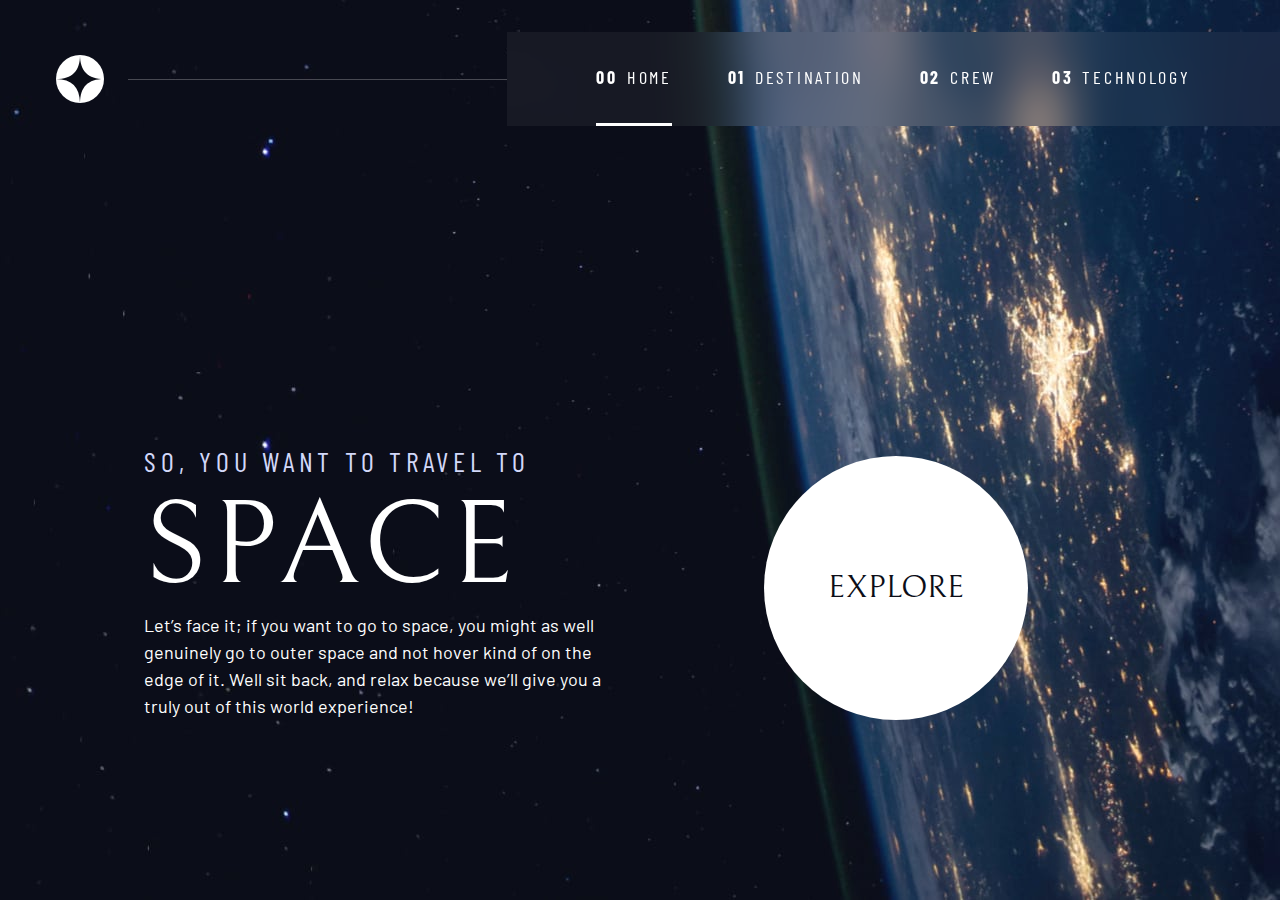
<file: index.html>
<!DOCTYPE html>
<html lang="en">
<head>
  <meta charset="UTF-8">
  <meta name="viewport" content="width=device-width, initial-scale=1.0">
  <link rel="shortcut icon" href="./assets/favicon-32x32.png">
  <link rel="icon" type="image/png" sizes="32x32" href="./assets/favicon-32x32.png">
  <link rel="stylesheet" href="./css/styles.css">
  <link rel="preconnect" href="https://fonts.googleapis.com">
  <link rel="preconnect" href="https://fonts.gstatic.com" crossorigin>
  <link href="https://fonts.googleapis.com/css2?family=Barlow+Condensed:wght@400;700&family=Bellefair&family=Barlow:wght@400;700&display=swap" rel="stylesheet">
  <script defer src="./js/navigation.js"></script>
  <title>Frontend Mentor | Space tourism website</title>
</head>
<body class="home">
  <header class="primary-header flex">
    <div>
      <img class="logo" src="./assets/shared/logo.svg" alt="space tourism logo">
    </div>
    <button class="mobile-nav-toggle" aria-controls="primary-navigation"><span class="sr-only" aria-expanded="false">Menu</span></button>
    <nav>
      <ul class="primary-navigation underline-indicators flex">
          <li class="active"><a class="ff-sans-cond uppercase text-white letter-spacing-2" href="index.html"><span>00</span>Home</a></li>
          <li><a class="ff-sans-cond uppercase text-white letter-spacing-2" href="destination.html"><span>01</span>Destination</a></li>
          <li><a class="ff-sans-cond uppercase text-white letter-spacing-2" href="crew.html"><span>02</span>Crew</a></li>
          <li><a class="ff-sans-cond uppercase text-white letter-spacing-2" href="technology.html"><span>03</span>Technology</a></li>
      </ul>
    </nav>
  </header>

  <main class="grid-container grid-container--home">
    <div>
      <h1 class="text-accent fs-500 ff-sans-cond uppercase letter-spacing-1">So, you want to travel to
      <span class="d-block fs-900 ff-serif text-white">Space</span></h1>
      <p>Let’s face it; if you want to go to space, you might as well genuinely go to 
        outer space and not hover kind of on the edge of it. Well sit back, and relax 
        because we’ll give you a truly out of this world experience!</p>
    </div>
    <div>
      <a class="large-button uppercase ff-serif text-dark bg-white" href="">Explore</a>
    </div>
    
  </main>

</body>
</html>
</file>
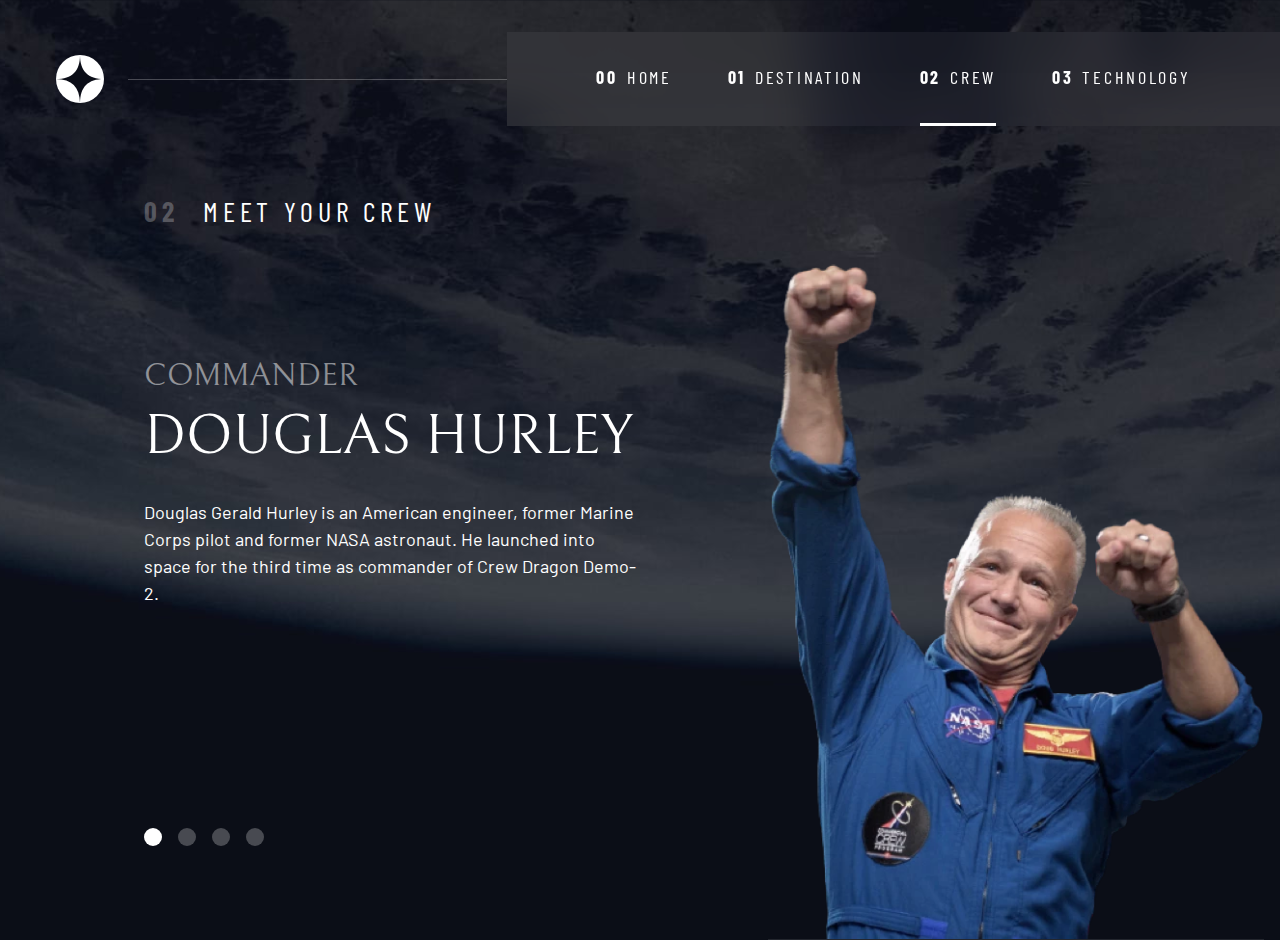
<file: crew.html>
<!DOCTYPE html>
<html lang="en">
<head>
  <meta charset="UTF-8">
  <meta name="viewport" content="width=device-width, initial-scale=1.0">

  <link rel="icon" type="image/png" sizes="32x32" href="./assets/favicon-32x32.png">
  <!-- Google fonts -->
  <link rel="preconnect" href="https://fonts.googleapis.com">
  <link rel="preconnect" href="https://fonts.gstatic.com" crossorigin>
  <link href="https://fonts.googleapis.com/css2?family=Barlow+Condensed:wght@400;700&family=Bellefair&family=Barlow:wght@400;700&display=swap"
      rel="stylesheet">
      
  <!-- Our custom CSS -->
  <link rel="stylesheet" href="./css/styles.css">
  <title>Frontend Mentor | Space tourism website</title>
  <script src="./js/navigation.js" defer></script>
  <script src="./js/tabs.js" defer></script>

</head>

<body class="crew">
  
  <header class="primary-header flex">
    <div>
      <img src="./assets/shared/logo.svg" alt="space tourism logo" class="logo">
    </div>
    <button class="mobile-nav-toggle" aria-controls="primary-navigation"><span class="sr-only" aria-expanded="false">Menu</span></button>
    <nav> 
        <ul id="primary-navigation" data-visible="false" class="primary-navigation underline-indicators flex">
            <li><a class="ff-sans-cond uppercase text-white letter-spacing-2" href="index.html"><span aria-hidden="true">00</span>Home</a>
            <li><a class="ff-sans-cond uppercase text-white letter-spacing-2" href="destination.html"><span aria-hidden="true">01</span>Destination</a>
            <li class="active"><a class="ff-sans-cond uppercase text-white letter-spacing-2" href="crew.html"><span aria-hidden="true">02</span>Crew</a>
            <li><a class="ff-sans-cond uppercase text-white letter-spacing-2" href="technology.html"><span aria-hidden="true">03</span>Technology</a>
        </ul>
    </nav>
  </header>
  
  <main id="main" class="grid-container grid-container--crew flow">
    <h1 class="numbered-title"><span aria-hidden="true">02</span> Meet your crew</h1>
    
    <div class="dot-indicators flex" role="tablist" aria-label="crew member list">
      <button aria-selected="true" aria-controls="commander-tab" role="tab" data-image="commander-image" tabindex="0"><span class="sr-only">The commander</span></button>
      <button aria-selected="false" aria-controls="mission-tab" role="tab" data-image="mission-image" tabindex="-1"><span class="sr-only">The mission specialist</span></button>
      <button aria-selected="false" aria-controls="pilot-tab" role="tab" data-image="pilot-image" tabindex="-1"><span class="sr-only">The pilot</span></button>
      <button aria-selected="false" aria-controls="crew-tab" role="tab" data-image="crew-image" tabindex="-1"><span class="sr-only">The crew engineer</span></button>
    </div>
    
    <!-- commander -->
    <article class="crew-details flow" id="commander-tab" role="tabpanel" tabindex="0">
      <header class="flow flow--space-small">
        <h2 class="fs-600 ff-serif uppercase">Commander</h2>
        <p class="fs-700 uppercase ff-serif">Douglas Hurley</p>
      </header>
      <p>Douglas Gerald Hurley is an American engineer, former Marine Corps pilot 
      and former NASA astronaut. He launched into space for the third time as 
      commander of Crew Dragon Demo-2.</p>
    </article> 
    
    <!-- mission specialist -->
    <article hidden class="crew-details flow" id="mission-tab" role="tabpanel" tabindex="0">
      <header class="flow flow--space-small">
        <h2 class="fs-600 ff-serif uppercase">Mission Specialist</h2>
        <p class="fs-700 uppercase ff-serif">Mark SHuttleworth</p>
      </header>
      <p>Mark Richard Shuttleworth is the founder and CEO of Canonical, the company behind
        the Linux-based Ubuntu operating system. Shuttleworth became the first South
        African to travel to space as a space tourist.</p>
    </article> 
    
    <!-- pilot -->
    <article hidden class="crew-details flow" id="pilot-tab" role="tabpanel" tabindex="0">
      <header class="flow flow--space-small">
        <h2 class="fs-600 ff-serif uppercase">Pilot</h2>
        <p class="fs-700 uppercase ff-serif">Victor Glover</p>
      </header>
      <p>Pilot on the first operational flight of the SpaceX Crew Dragon to the
        International Space Station. Glover is a commander in the U.S. Navy where
        he pilots an F/A-18.He was a crew member of Expedition 64, and served as a
        station systems flight engineer.</p>
    </article> 
    
    <!-- engineer -->
    <article hidden class="crew-details flow" id="crew-tab" role="tabpanel" tabindex="0">
      <header class="flow flow--space-small">
        <h2 class="fs-600 ff-serif uppercase">Flight Engineer</h2>
        <p class="fs-700 uppercase ff-serif">Anousheh Ansari</p>
      </header>
      <p>Anousheh Ansari is an Iranian American engineer and co-founder of Prodea Systems.
        Ansari was the fourth self-funded space tourist, the first self-funded woman to
        fly to the ISS, and the first Iranian in space.</p>
    </article> 
    
    
    <picture id="commander-image">
      <source srcset="assets/crew/image-douglas-hurley.webp" type="image/webp">
      <img src="assets/crew/image-douglas-hurley.png" alt="Douglas Hurley">
    </picture>
    <picture hidden id="mission-image">
      <source srcset="assets/crew/image-mark-shuttleworth.webp" type="image/webp">
      <img src="assets/crew/image-mark-shuttleworth.png" alt="Douglas Hurley">
    </picture>
    <picture hidden id="pilot-image">
      <source srcset="assets/crew/image-victor-glover.webp" type="image/webp">
      <img src="assets/crew/image-victor-glover.png" alt="Douglas Hurley">
    </picture>
    <picture hidden id="crew-image">
      <source srcset="assets/crew/image-anousheh-ansari.webp" type="image/webp">
      <img src="assets/crew/image-anousheh-ansari.png" alt="Douglas Hurley">
    </picture>
  </main>
</body>
</html>
</file>
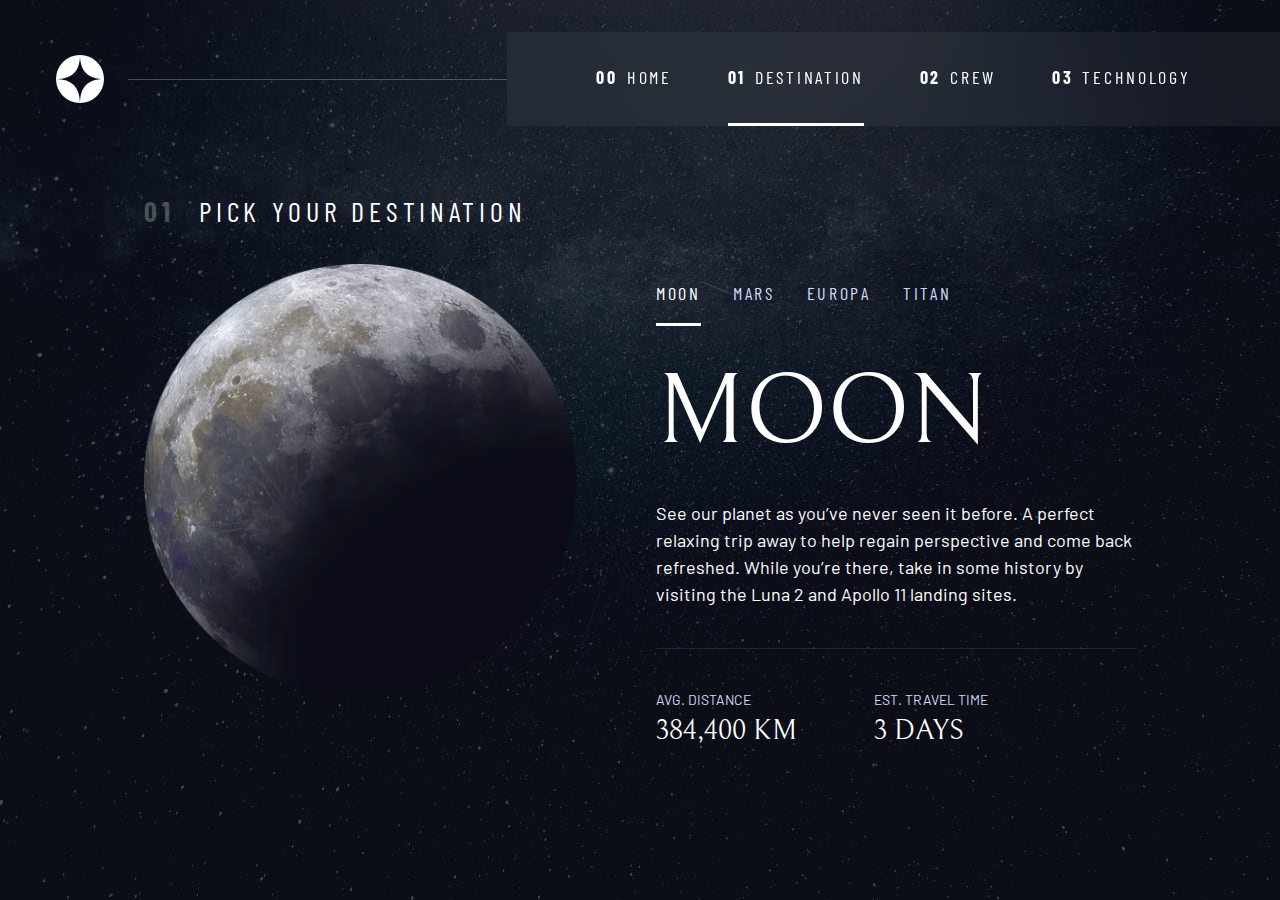
<file: destination.html>
<!DOCTYPE html>
<html lang="en">
<head>
  <meta charset="UTF-8">
  <meta name="viewport" content="width=device-width, initial-scale=1.0">
  <link rel="icon" type="image/png" sizes="32x32" href="./assets/favicon-32x32.png">
  <link rel="preconnect" href="https://fonts.googleapis.com">
  <link rel="preconnect" href="https://fonts.gstatic.com" crossorigin>
  <link href="https://fonts.googleapis.com/css2?family=Barlow+Condensed:wght@400;700&family=Bellefair&family=Barlow:wght@400;700&display=swap" rel="stylesheet">
  <link rel="stylesheet" href="./css/styles.css">
  <script defer src="./js/navigation.js"></script>
  <script defer src="./js/tabs.js"></script>
  <title>Frontend Mentor | Space tourism website</title>
</head>
<body class="destination">
    <header class="primary-header flex">
        <div>
          <img class="logo" src="./assets/shared/logo.svg" alt="space tourism logo">
        </div>
        <button class="mobile-nav-toggle" aria-controls="primary-navigation"><span class="sr-only" aria-expanded="false">Menu</span></button>
        <nav>
          <ul class="primary-navigation underline-indicators flex">
              <li><a class="ff-sans-cond uppercase text-white letter-spacing-2" href="index.html"><span>00</span>Home</a></li>
              <li class="active"><a class="ff-sans-cond uppercase text-white letter-spacing-2" href="destination.html"><span>01</span>Destination</a></li>
              <li><a class="ff-sans-cond uppercase text-white letter-spacing-2" href="crew.html"><span>02</span>Crew</a></li>
              <li><a class="ff-sans-cond uppercase text-white letter-spacing-2" href="technology.html"><span>03</span>Technology</a></li>
          </ul>
        </nav>
      </header>

      <main id="main" class="grid-container grid-container--destination flow">
        <h1 class="numbered-title"><span aria-hidden="true">01</span> Pick your destination</h1>
        
        <picture id="moon-image">
            <source srcset="./assets/destination/image-moon.webp" type="image/webp">
            <img src="./assets/destination/image-moon.png" alt="the moon">
        </picture>
        <picture hidden id="mars-image">
            <source srcset="./assets/destination/image-mars.webp" type="image/webp">
            <img src="./assets/destination/image-mars.png" alt="the planet mars">
        </picture>
        <picture hidden id="europa-image">
            <source srcset="./assets/destination/image-europa.webp" type="image/webp">
            <img src="./assets/destination/image-europa.png" alt="the planet europa">
        </picture>
        <picture hidden id="titan-image">
            <source srcset="./assets/destination/image-titan.webp" type="image/webp">
            <img src="./assets/destination/image-titan.png" alt="the moon titan">
        </picture>
        
        
        <div class="tab-list underline-indicators flex" role="tablist" aria-label="destination list">
            <button aria-selected="true" role="tab" aria-controls="moon-tab" class="uppercase ff-sans-cond text-accent letter-spacing-2" tabindex="0" data-image="moon-image">Moon</button>
            <button aria-selected="false" role="tab" aria-controls="mars-tab" class="uppercase ff-sans-cond text-accent letter-spacing-2" tabindex="-1" data-image="mars-image">Mars</button>
            <button aria-selected="false" role="tab" aria-controls="europa-tab" class="uppercase ff-sans-cond text-accent letter-spacing-2" tabindex="-1" data-image="europa-image">Europa</button>
            <button aria-selected="false" role="tab" aria-controls="titan-tab" class="uppercase ff-sans-cond text-accent letter-spacing-2" tabindex="-1" data-image="titan-image">Titan</button>
        </div>

        <!-- The moon -->
        <article class="destination-info flow" id="moon-tab" tabindex="0" role="tabpanel">
            <h2 class="fs-800 uppercase ff-serif">Moon</h2>
    
            <p>See our planet as you’ve never seen it before. A perfect relaxing trip away to help 
            regain perspective and come back refreshed. While you’re there, take in some history 
            by visiting the Luna 2 and Apollo 11 landing sites.</p>
            
            <div class="destination-meta flex">
                <div>
                    <h3 class="text-accent fs-200 uppercase">Avg. distance</h3>
                    <p class="ff-serif uppercase">384,400 km</p>
                </div>
                <div>
                    <h3 class="text-accent fs-200 uppercase">Est. travel time</h3>
                    <p class="ff-serif uppercase">3 days</p>
                </div>
            </div>
        </article>
      
        <!-- Mars -->
        <article hidden class="destination-info flow" id="mars-tab" tabindex="0"  role="tabpanel">
            <h2 class="fs-800 uppercase ff-serif">Mars</h2>
    
            <p>Don’t forget to pack your hiking boots. You’ll need them to tackle Olympus Mons, 
            the tallest planetary mountain in our solar system. It’s two and a half times 
            the size of Everest!</p>
            
            <div class="destination-meta flex">
                <div>
                    <h3 class="text-accent fs-200 uppercase">Avg. distance</h3>
                    <p class="ff-serif uppercase">225 mil. km</p>
                </div>
                <div>
                    <h3 class="text-accent fs-200 uppercase">Est. travel time</h3>
                    <p class="ff-serif uppercase">9 months</p>
                </div>
            </div>
        </article>
      
        <!-- Europa -->
        <article hidden class="destination-info flow" id="europa-tab" tabindex="0"  role="tabpanel">
            <h2 class="fs-800 uppercase ff-serif">Europa</h2>
    
            <p>The smallest of the four Galilean moons orbiting Jupiter, Europa is a 
            winter lover’s dream. With an icy surface, it’s perfect for a bit of 
            ice skating, curling, hockey, or simple relaxation in your snug 
            wintery cabin.</p>
            <div class="destination-meta flex">
                <div>
                    <h3 class="text-accent fs-200 uppercase">Avg. distance</h3>
                    <p class="ff-serif uppercase">628 mil. km</p>
                </div>
                <div>
                    <h3 class="text-accent fs-200 uppercase">Est. travel time</h3>
                    <p class="ff-serif uppercase">3 years</p>
                </div>
            </div>
        </article>
      
        <!-- Titan -->
        <article hidden class="destination-info flow" id="titan-tab" tabindex="0"  role="tabpanel">
            <h2 class="fs-800 uppercase ff-serif">Titan</h2>
    
            <p>The only moon known to have a dense atmosphere other than Earth, Titan 
            is a home away from home (just a few hundred degrees colder!). As a 
            bonus, you get striking views of the Rings of Saturn.</p>
            
            <div class="destination-meta flex">
                <div>
                    <h3 class="text-accent fs-200 uppercase">Avg. distance</h3>
                    <p class="ff-serif uppercase">1.6 bil. km</p>
                </div>
                <div>
                    <h3 class="text-accent fs-200 uppercase">Est. travel time</h3>
                    <p class="ff-serif uppercase">7 years</p>
                </div>
            </div>
        </article>
    </main>
</body>
</html>
</file>
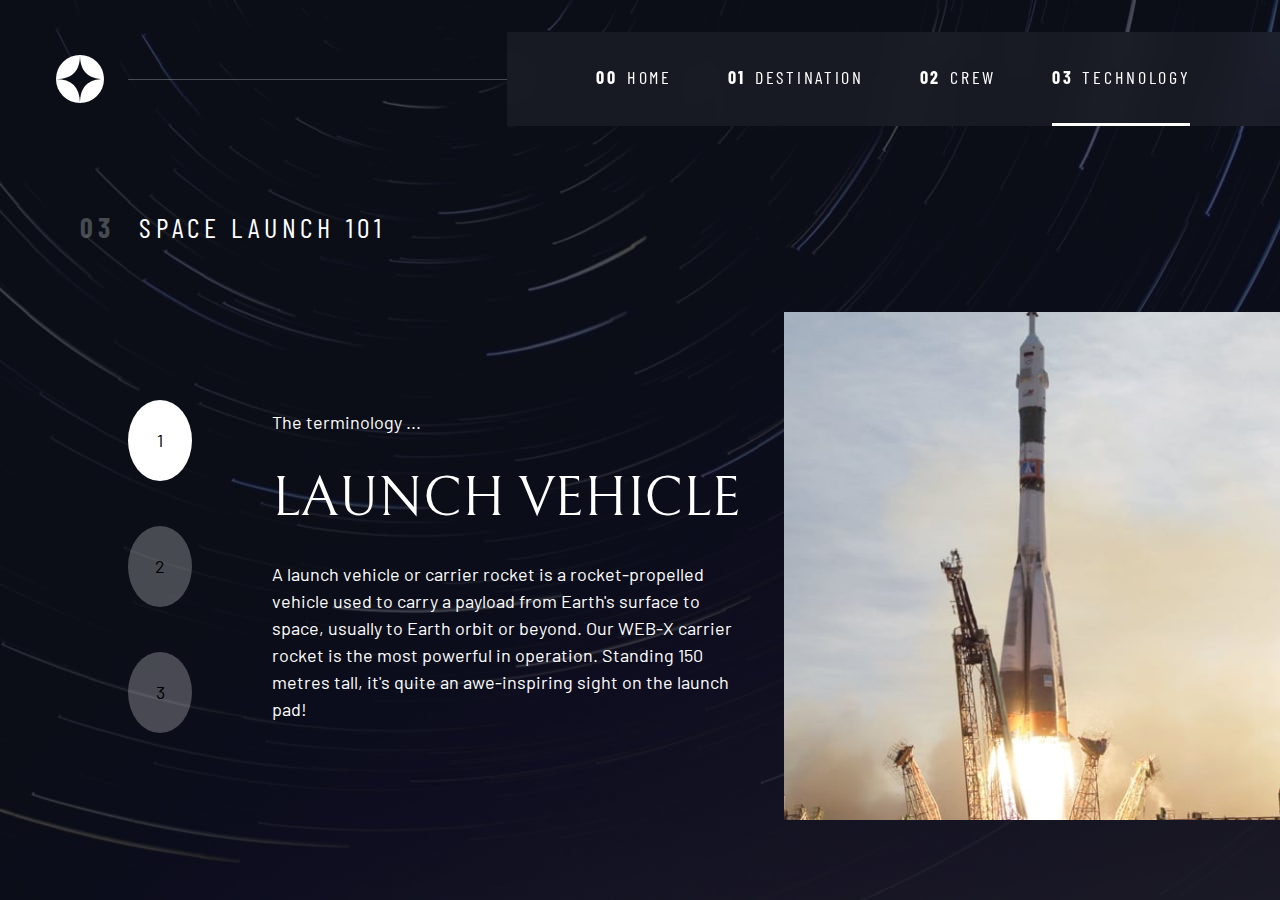
<file: technology.html>
<!DOCTYPE html>
<html lang="en">
<head>
  <meta charset="UTF-8">
  <meta name="viewport" content="width=device-width, initial-scale=1.0">

  <link rel="icon" type="image/png" sizes="32x32" href="./assets/favicon-32x32.png">
  <!-- Google fonts -->
  <link rel="preconnect" href="https://fonts.googleapis.com">
  <link rel="preconnect" href="https://fonts.gstatic.com" crossorigin>
  <link href="https://fonts.googleapis.com/css2?family=Barlow+Condensed:wght@400;700&family=Bellefair&family=Barlow:wght@400;700&display=swap"
      rel="stylesheet">
      
  <!-- Our custom CSS -->
  <link rel="stylesheet" href="./css/styles.css">
  <title>Frontend Mentor | Space tourism website</title>
  <script src="./js/navigation.js" defer></script>
  <script src="./js/tabs.js" defer></script>

</head>

<body class="technology">
  
    <header class="primary-header flex">
        <div>
        <img src="./assets/shared/logo.svg" alt="space tourism logo" class="logo">
        </div>
        <button class="mobile-nav-toggle" aria-controls="primary-navigation"><span class="sr-only" aria-expanded="false">Menu</span></button>
        <nav> 
            <ul id="primary-navigation" data-visible="false" class="primary-navigation underline-indicators flex">
                <li><a class="ff-sans-cond uppercase text-white letter-spacing-2" href="index.html"><span aria-hidden="true">00</span>Home</a>
                <li><a class="ff-sans-cond uppercase text-white letter-spacing-2" href="destination.html"><span aria-hidden="true">01</span>Destination</a>
                <li><a class="ff-sans-cond uppercase text-white letter-spacing-2" href="crew.html"><span aria-hidden="true">02</span>Crew</a>
                <li class="active"><a class="ff-sans-cond uppercase text-white letter-spacing-2" href="technology.html"><span aria-hidden="true">03</span>Technology</a>
            </ul>
        </nav>
    </header>

    <main id="main" class="grid-container grid-container--technology flow">

        <h1 class="numbered-title"><span aria-hidden="true">03</span> Space Launch 101</h1>
        
        <div class="circle-indicators flex" role="tablist" aria-label="technology list">
            <button aria-selected="true" aria-controls="vehicle-tab" role="tab" data-image="launch-image" tabindex="0">1<span class="sr-only">The commander</span></button>
            <button aria-selected="false" aria-controls="capsule-tab" role="tab" data-image="capsule-image" tabindex="-1">2<span class="sr-only">The mission specialist</span></button>
            <button aria-selected="false" aria-controls="spaceport-tab" role="tab" data-image="spaceport-image" tabindex="-1">3<span class="sr-only">The pilot</span></button>
          </div>

        <!-- launch vehicle -->
        <article class="technology-info flow" id="vehicle-tab" tabindex="0" role="tabpanel">
            <p>The terminology ...</p>
            <h2 class="fs-700 uppercase ff-serif">Launch vehicle</h2>
            <p>A launch vehicle or carrier rocket is a rocket-propelled vehicle used to carry a 
                payload from Earth's surface to space, usually to Earth orbit or beyond. Our 
                WEB-X carrier rocket is the most powerful in operation. Standing 150 metres tall, 
                it's quite an awe-inspiring sight on the launch pad!</p>
        </article>

        <!-- capsule -->
        <article hidden class="technology-info flow" id="capsule-tab" tabindex="0" role="tabpanel">
            <p>The terminology ...</p>
            <h2 class="fs-700 uppercase ff-serif">Space capsule</h2>
            <p>A space capsule is an often-crewed spacecraft that uses a blunt-body reentry 
                capsule to reenter the Earth's atmosphere without wings. Our capsule is where 
                you'll spend your time during the flight. It includes a space gym, cinema, 
                and plenty of other activities to keep you entertained.</p>
        </article>

        <!-- spaceport -->
        <article hidden class="technology-info flow" id="spaceport-tab" tabindex="0" role="tabpanel">
            <p>The terminology ...</p>
            <h2 class="fs-700 uppercase ff-serif">Spaceport</h2>
            <p>A spaceport or cosmodrome is a site for launching (or receiving) spacecraft, 
                by analogy to the seaport for ships or airport for aircraft. Based in the 
                famous Cape Canaveral, our spaceport is ideally situated to take advantage 
                of the Earth’s rotation for launch.</p>
        </article>

        <picture id="launch-image">
            <source media="(min-width: 45rem)" srcset="./assets/technology/image-launch-vehicle-portrait.jpg">
            <img src="./assets/technology/image-launch-vehicle-landscape.jpg" alt="Launch">
        </picture>
        <picture hidden id="capsule-image">
            <source media="(min-width: 45rem)" srcset="./assets/technology/image-space-capsule-portrait.jpg">
            <img src="./assets/technology/image-space-capsule-landscape.jpg" alt="Capsule">
        </picture>
        <picture hidden id="spaceport-image">
            <source media="(min-width: 45rem)" srcset="./assets/technology/image-spaceport-portrait.jpg">
            <img src="./assets/technology/image-spaceport-landscape.jpg" alt="Spaceport">
        </picture>
    
    </main>

</body>
</html>
</file>
<file: css/styles.css>
/* CUSTOM */

:root {
    /* colors */
    --clr-dark: 230 35% 7%;
    --clr-light: 231 77% 90%;
    --clr-white: 0 0% 100%;
    
    /* font-sizes */
    --fs-900: clamp(5rem, 8vw + 1rem, 9.375rem);
    --fs-800: 3.5rem;
    --fs-700: 1.5rem;
    --fs-600: 1rem;
    --fs-500: 1rem;
    --fs-400: 0.9375rem;
    --fs-300: 1rem;
    --fs-200: 0.875rem;
    
    /* font-families */
    --ff-serif: "Bellefair", serif;
    --ff-sans-cond: "Barlow Condensed", sans-serif;
    --ff-sans-normal: "Barlow", sans-serif;
}

@media (min-width: 35em) {
    :root {
        --fs-800: 5rem;
        --fs-700: 2.5rem;
        --fs-600: 1.5rem;
        --fs-500: 1.25rem;
        --fs-400: 1rem;
    }
}

@media (min-width: 45em) {
    :root {
        /* font-sizes */
        --fs-800: 6.25rem;
        --fs-700: 3.5rem;
        --fs-600: 2rem;
        --fs-500: 1.75rem;
        --fs-400: 1.125rem;
    }
}

/* SETUP */

/* Box sizing */
*,
*::before,
*::after {
    box-sizing: border-box;
}

/* Reset margins */
body,
h1,
h2,
h3,
h4,
h5,
p,
figure,
picture {
    margin: 0; 
}

h1,
h2,
h3,
h4,
h5,
h6,
p {
    font-weight: 400;
}

/* set up the body */
body {
    font-family: var(--ff-sans-normal);
    font-size: var(--fs-400);
    color: hsl( var(--clr-white) );
    background-color: hsl( var(--clr-dark) );
    line-height: 1.5;
    min-height: 100vh;
    display: grid;
    grid-template-rows: min-content 1fr;
    overflow-x: hidden;
}

img,
picture {
    max-width: 100%;
}

:where(img, picture):not([hidden]) {
    display: block;
}

/* make form elements easier to work with */
input,
button,
textarea,
select {
    font: inherit;
}

/* remove animations for people who've turned them off */
@media (prefers-reduced-motion: reduce) {  
  *,
  *::before,
  *::after {
    animation-duration: 0.01ms !important;
    animation-iteration-count: 1 !important;
    transition-duration: 0.01ms !important;
    scroll-behavior: auto !important;
  }
}

/* UTILITY CLASSES */

.flex {
    display: flex;
    gap: var(--gap, 1rem);
}

.grid {
    display: grid;
    gap: var(--gap, 1rem);
}

.sr-only {
    position: absolute; 
    width: 1px;
    height: 1px;
    padding: 0;
    margin: -1px; 
    overflow: hidden;
    clip: rect(0, 0, 0, 0);
    white-space: nowrap; /* added line */
    border: 0;
  }

.d-block {
    display: block;
}

.flow > *:where(:not(:first-child)) {
    margin-top: var(--flow-space, 1rem);
}

.flow--space-small {
    --flow-space: .75rem;
}

/* colors */

.bg-dark { background-color: hsl( var(--clr-dark) );}
.bg-accent { background-color: hsl( var(--clr-light) );}
.bg-white { background-color: hsl( var(--clr-white) );}

.text-dark { color: hsl( var(--clr-dark) );}
.text-accent { color: hsl( var(--clr-light) );}
.text-white { color: hsl( var(--clr-white) );}

/* typography */

.ff-serif { font-family: var(--ff-serif); } 
.ff-sans-cond { font-family: var(--ff-sans-cond); } 
.ff-sans-normal { font-family: var(--ff-sans-normal); } 

.letter-spacing-1 { letter-spacing: 4.75px; } 
.letter-spacing-2 { letter-spacing: 2.7px; } 
.letter-spacing-3 { letter-spacing: 2.35px; } 

.uppercase { text-transform: uppercase; }

.fs-900 { font-size: var(--fs-900); }
.fs-800 { font-size: var(--fs-800); }
.fs-700 { font-size: var(--fs-700); }
.fs-600 { font-size: var(--fs-600); }
.fs-500 { font-size: var(--fs-500); }
.fs-400 { font-size: var(--fs-400); }
.fs-300 { font-size: var(--fs-300); }
.fs-200 { font-size: var(--fs-200); }

.fs-900,
.fs-800,
.fs-700,
.fs-600 {
    line-height: 1.1;
}

.numbered-title {
    font-family: var(--ff-sans-cond);
    font-size: var(--fs-500);
    text-transform: uppercase;
    letter-spacing: 4.72px; 
}

.numbered-title span {
    margin-right: .5em;
    font-weight: 700;
    color: hsl( var(--clr-white) / .25);
}


/* COMPONENTS */

.primary-header {
    justify-content: space-between;
    align-items: center;
}

.logo {
    margin: 1.5rem clamp(1.5rem, 5vw, 3.5rem);
}

.primary-navigation {
    --gap: clamp(1.5rem, 5vw, 3.5rem);
    --underline-gap: 2rem;
    list-style: none;
    padding: 0;
    margin: 0;
    background: hsl( var(--clr-white) / 0.05);
    backdrop-filter: blur(1.5rem);
}

.primary-navigation a {
    text-decoration: none;
}

.primary-navigation a > span {
    font-weight: 700;
    margin-right: .5em;
}

.mobile-nav-toggle {
    display: none;
}

@media (max-width: 35rem) {
    .primary-navigation {
        --underline-gap: .5rem;
        position: fixed;
        z-index: 1000;
        inset: 0 0 0 30%;
        list-style: none;
        padding: min(20rem, 15vh) 2rem;
        margin: 0;
        flex-direction: column;
        transform: translateX(100%);
        transition: transform 500ms ease-in-out;
    }
    
    .primary-navigation[data-visible="true"] {
        transform: translateX(0);
    }
    
    .primary-navigation.underline-indicators > .active {
       border: 0;
    }

    .mobile-nav-toggle {
        display: block;
        position: absolute;
        z-index: 2000;
        right: 1rem;
        top: 2rem;
        background: transparent;
        background-image: url(../assets/shared/icon-hamburger.svg);
        background-repeat: no-repeat;
        background-position: center;
        width: 1.5rem;
        aspect-ratio: 1;
        border: 0;
    }
    
    .mobile-nav-toggle[aria-expanded="true"] {
        background-image: url(../assets/shared/icon-close.svg);
    }
    
    .mobile-nav-toggle:focus-visible {
        outline: 5px solid white;
        outline-offset: 5px;
    }
}

@media (min-width: 35em) {
    .primary-navigation {
        padding-inline: clamp(3rem, 7vw, 7rem);
    }
}

@media (min-width: 35em) and (max-width: 44.999em) {
    .primary-navigation a > span {
        display: none;
    }
}

@media (min-width: 45em) {

    .primary-header::after {
        content: '';
        display: block;
        position: relative;
        height: 1px;
        width: 100%;
        margin-right: -2.5rem;
        background: hsl( var(--clr-white) / .25);
        order: 1;
    }
    
   nav {
       order: 2;
   }

    .primary-navigation {
        margin-block: 2rem;
    }
}

.underline-indicators > * {
    cursor: pointer;
    padding: var(--underline-gap, 1rem) 0;
    border: 0;
    border-bottom: .2rem solid hsl( var(--clr-white) / 0 );
    background-color: transparent;
}

.underline-indicators > *:hover,
.underline-indicators > *:focus {
    border-color: hsl( var(--clr-white) / .5);
}

.underline-indicators > .active,
.underline-indicators > [aria-selected="true"] {
    color: hsl( var(--clr-white) / 1);
    border-color: hsl( var(--clr-white) / 1); 
}

.large-button {
    font-size: 2rem;
    position: relative;
    z-index: 1;
    display: inline-grid;
    place-items: center;
    padding: 0 2em;
    border-radius: 50%;
    aspect-ratio: 1;
    text-decoration: none;
}

.large-button::after {
    content: '';
    position: absolute;
    z-index: -1;
    width: 100%;
    height: 100%;
    background: hsl( var(--clr-white) / .1);
    border-radius: 50%;
    opacity: 0;
    transition: opacity 500ms linear, transform 750ms ease-in-out;
}
 
.large-button:hover::after,
.large-button:focus::after {
    opacity: 1;
    transform: scale(1.5);
}

.tab-list {
    --gap: 2rem;
}

.dot-indicators > * {
    cursor: pointer;
    border: 0;
    border-radius: 50%;
    padding: .5em;
    background-color: hsl( var(--clr-white) / .25);
}
 
.dot-indicators > *:hover,
.dot-indicators > *:focus { 
    background-color: hsl( var(--clr-white) / .5);
}

.dot-indicators > [aria-selected="true"] {
    background-color: hsl( var(--clr-white) / 1); 
}

.circle-indicators > * {
    cursor: pointer;
    border: 0;
    border-radius: 50%;
    padding: 1.5em;
    background-color: hsl( var(--clr-white) / .25);
    aspect-ratio: 1;
    display: flex;
    justify-content: center;
    align-items: center;
}
 
.circle-indicators > *:hover,
.circle-indicators > *:focus { 
    background-color: hsl( var(--clr-white) / .5);
}

.circle-indicators > [aria-selected="true"] {
    background-color: hsl( var(--clr-white) / 1); 
}

/* PAGE SPECIFIC */

body {
    background-size: cover;
    background-position: bottom center;
}

/* home */

.home {
    background-image: url(../assets/home/background-home-mobile.jpg);
}

@media (min-width: 35rem) {
    .home {
        background-position: center center;
        background-image: url(../assets/home/background-home-tablet.jpg);
    }
}

@media (min-width: 45rem) {
    .home {
        background-image: url(../assets/home/background-home-desktop.jpg);
    }
}

/* destination */

.destination {
    background-image: url(../assets/destination/background-destination-mobile.jpg);
}

@media (min-width: 35rem) {
    .destination {
        background-position: center center;
        background-image: url(../assets/destination/background-destination-tablet.jpg);
    }
}

@media (min-width: 45rem) {
    .destination {
        background-image: url(../assets/destination/background-destination-desktop.jpg);
    }
}

/* crew */

.crew {
    background-image: url(../assets/crew/background-crew-mobile.jpg);
}

@media (min-width: 35rem) {
    .crew {
        background-position: center center;
        background-image: url(../assets/crew/background-crew-tablet.jpg);
    }
}

@media (min-width: 45rem) {
    .crew {
        background-image: url(../assets/crew/background-crew-desktop.jpg);
    }
}

/* technology */

.technology {
    background-image: url(../assets/technology/background-technology-mobile.jpg);
}

@media (min-width: 35rem) {
    .technology {
        background-position: center center;
        background-image: url(../assets/technology/background-technology-tablet.jpg);
    }
}

@media (min-width: 45rem) {
    .technology {
        background-image: url(../assets/technology/background-technology-desktop.jpg);
    }
}

/* LAYOUT */

.grid-container {
    text-align: center;
    display: grid;
    place-items: center;
    padding-inline: 1rem;
    padding-bottom: 4rem;
}

/* will be applied to p without any class assigned to it */
.grid-container p:not([class]) {
    max-width: 50ch;
}

.numbered-title {
    grid-area: title;
}

/* destination layout */

.grid-container--destination {
    --flow-space: 2rem;
    grid-template-areas: 
        'title'
        'image'
        'tabs'
        'content';
}

.grid-container--destination > picture {
    grid-area: image;
    max-width: 60%;
    align-self: start;
}

.grid-container--destination > .tab-list {
    grid-area: tabs;
}

.grid-container--destination > .destination-info {
    grid-area: content;
}

.destination-meta {
    flex-direction: column;
    border-top: 1px solid hsl( var(--clr-white) / .1);
    padding-top: 2.5rem;
    margin-top: 2.5rem;
}

.destination-meta p {
    font-size: 1.75rem;
}

/* crew layout */

.grid-container--crew {
    --flow-space: 2rem;
    grid-template-areas: 
        'title'
        'image'
        'tabs'
        'content';
}

.grid-container--crew > picture {
    grid-area: image;
    max-width: 60%;
    border-bottom: 1px solid hsl( var(--clr-white) / .1);
}

.grid-container--crew > .dot-indicators {
    grid-area: tabs;
}

.grid-container--crew > .crew-details {
    grid-area: content;
}

.crew-details h2 {
    color: hsl( var(--clr-white) / .5);
}

/* technology layout */

.grid-container--technology {
    --flow-space: 2rem;
    grid-template-areas: 
        'title'
        'image'
        'tabs'
        'content';
}

.grid-container--technology > .technology-info {
    grid-area: content;
}

.grid-container--technology > picture {
    grid-area: image;
    max-width: 100%;
    
}

.grid-container--technology > .circle-indicators {
    grid-area: tabs;
    
}


@media (min-width: 35em) {
    .numbered-title {
        justify-self: start;
        margin-top: 2rem;
    }
    
    .destination-meta {
        flex-direction: row;
        justify-content: space-evenly;
    }

    .grid-container--crew {
        padding-bottom: 0;
        grid-template-areas: 
            'title'
            'content'
            'tabs'
            'image';
    }
}

@media (min-width: 45em) {
    .grid-container {
        text-align: left;
        column-gap: var(--container-gap, 2rem);
        grid-template-columns: minmax(1rem, 1fr) repeat(2, minmax(0, 30rem)) minmax(1rem, 1fr);
    }
    
    .grid-container--home {
        padding-bottom: max(6rem, 20vh);
        align-items: end;
    }
    
    .grid-container--home > *:first-child {
        grid-column: 2;
    }

    .grid-container--home > *:last-child {
        grid-column: 3;
    }

    .grid-container--destination {
        justify-items: start;
        align-content: start;
        grid-template-areas: 
            '. title title .'
            '. image tabs .'
            '. image content .';
    }
    
    .grid-container--destination > picture {
        max-width: 90%;
    }
     
    .destination-meta {
        --gap: min(6vw, 6rem);
        justify-content: start;
    }

    .grid-container--crew {
        grid-template-columns: minmax(1rem, 1fr) minmax(0, 37rem) minmax(0, 23rem) minmax(1rem, 1fr);
        justify-items: start;
        grid-template-areas: 
            '. title title .'
            '. content image .'
            '. tabs image .';
    }
    
    .grid-container--crew > picture {
        grid-column: span 2;
        align-self: end;
        max-width: 100%;
    }

    .grid-container--technology {
        padding-right: 0;
    }

    .grid-container--technology {
        grid-template-columns: minmax(1rem, 0.5fr) minmax(0, 10rem) minmax(0, 30rem) minmax(0, 25rem) minmax(1rem, 1fr);
        grid-template-areas: 
            '. title title title .'
            '. tabs content image image';
    }

    .grid-container--technology > picture {
        justify-self: right;
    
    }

    .grid-container--technology > .circle-indicators {
        gap: clamp(1.5rem, 5vh, 3.5rem);
        flex-direction: column;
    }


}
</file>
